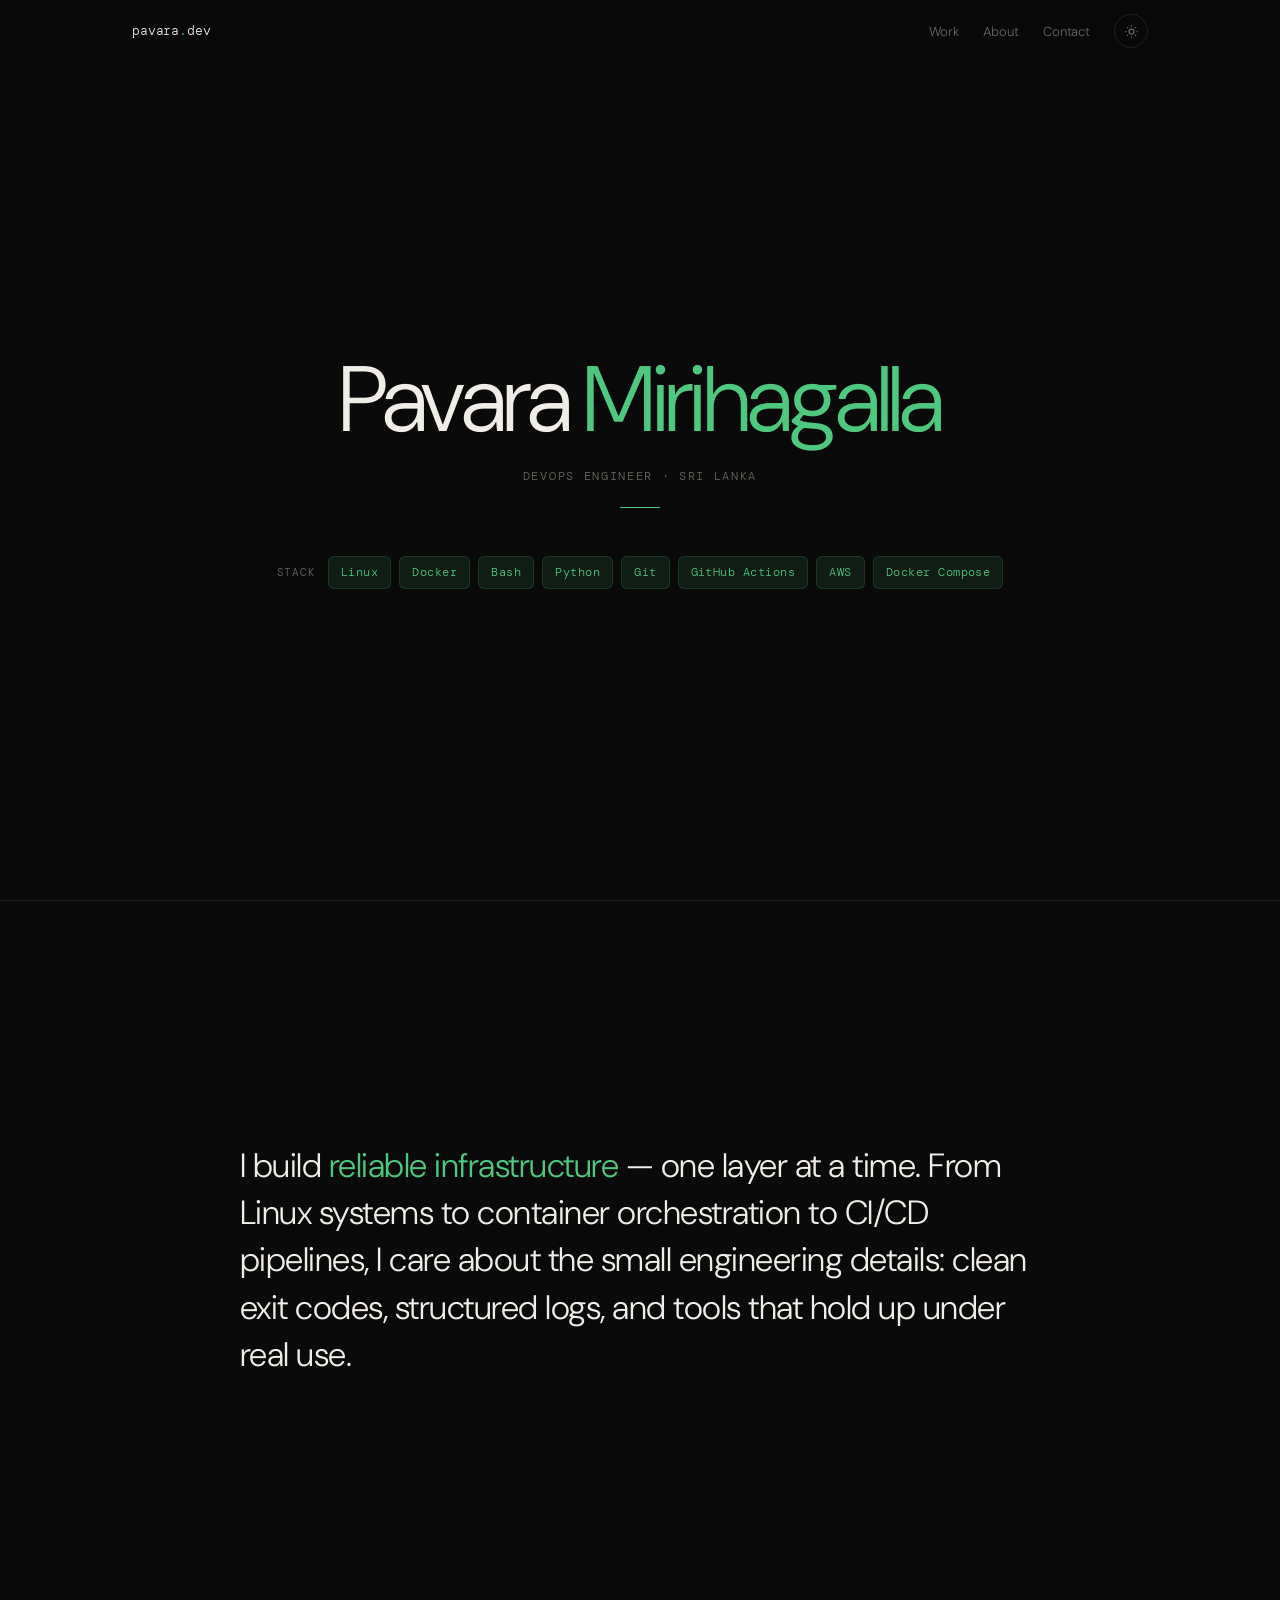
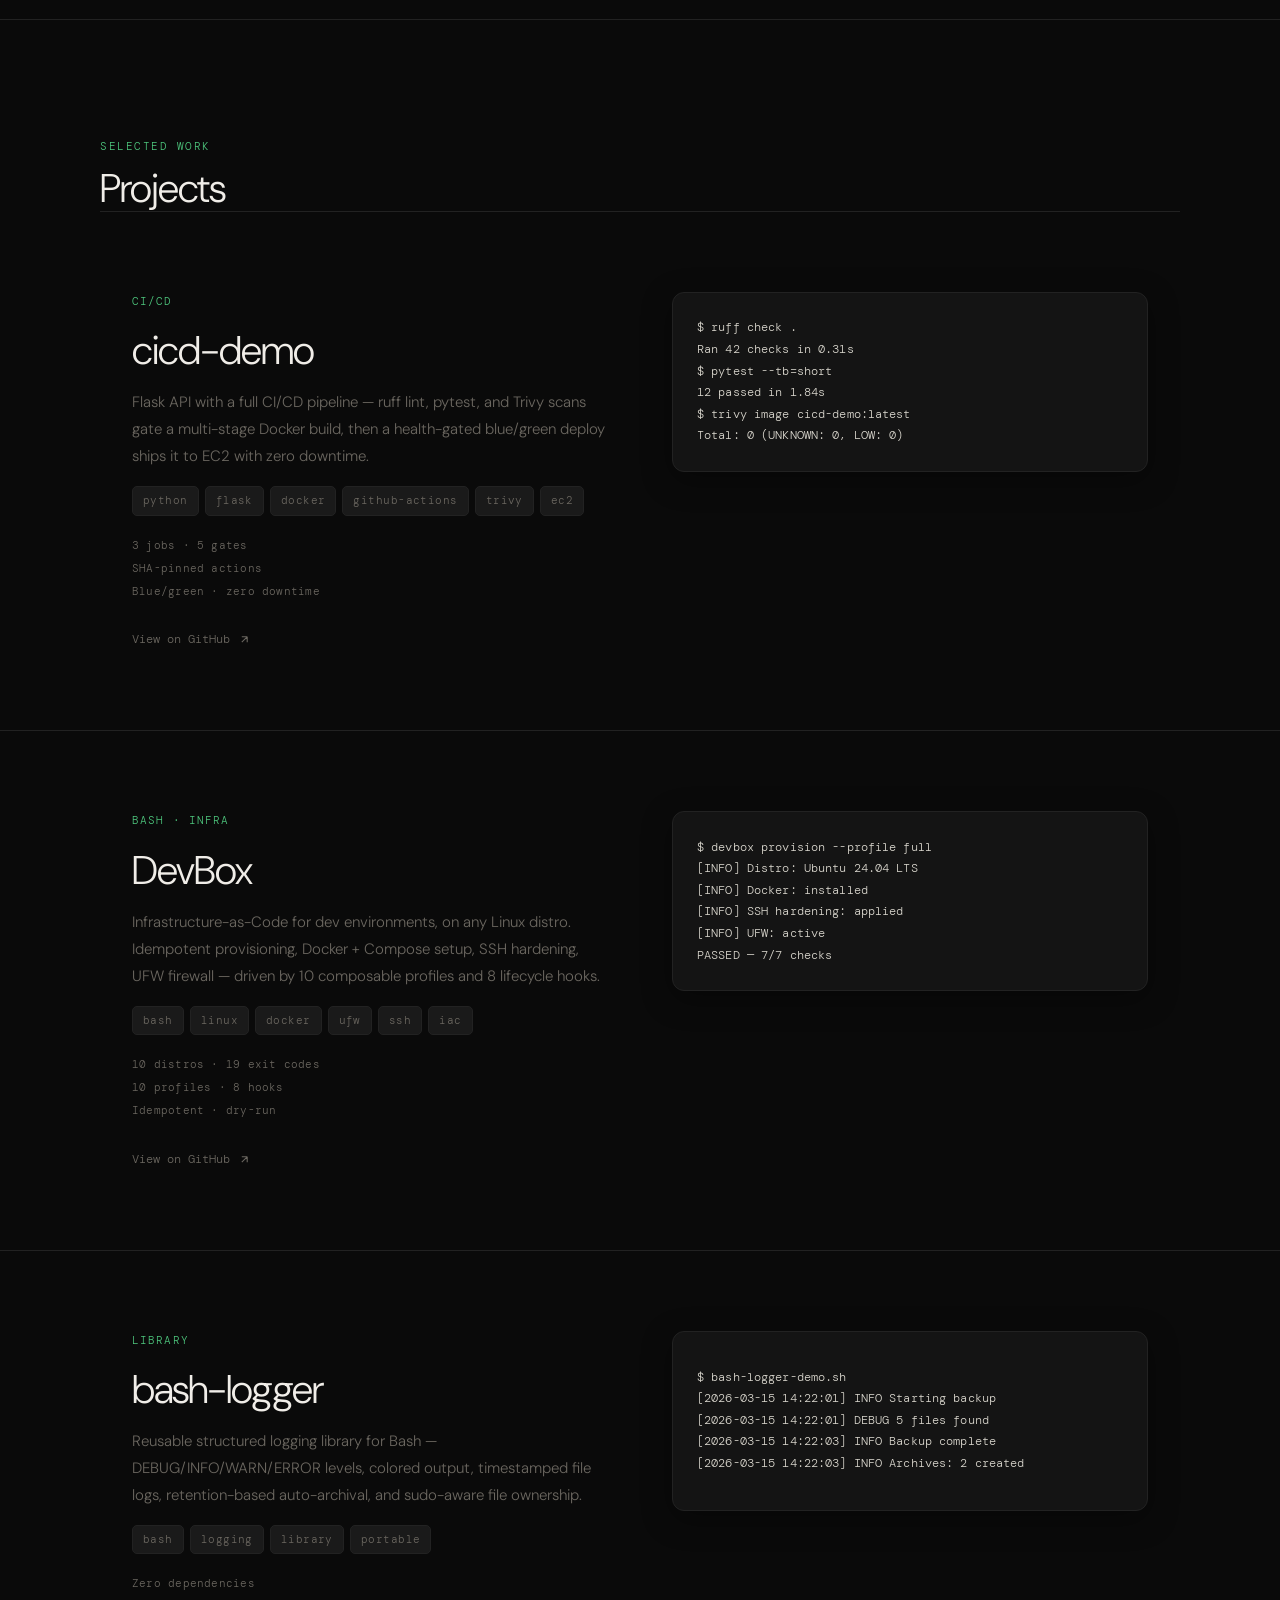
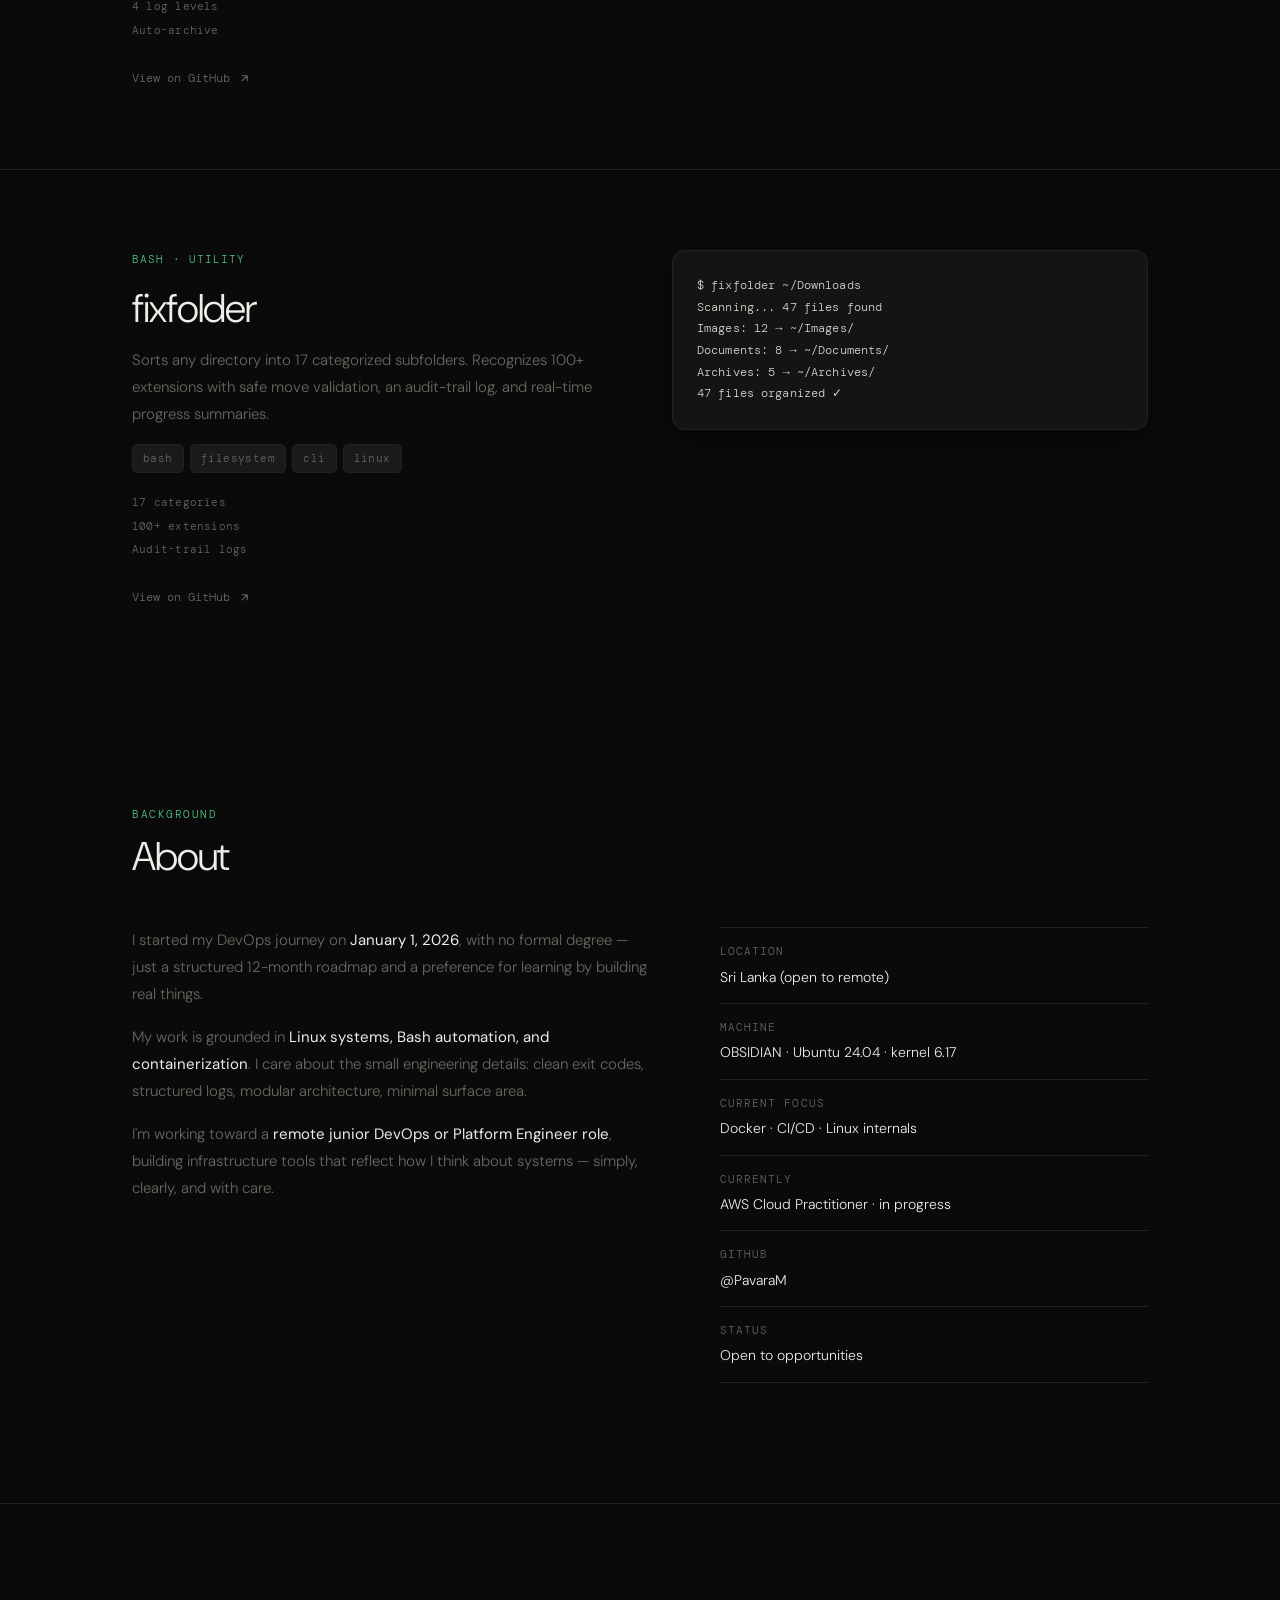
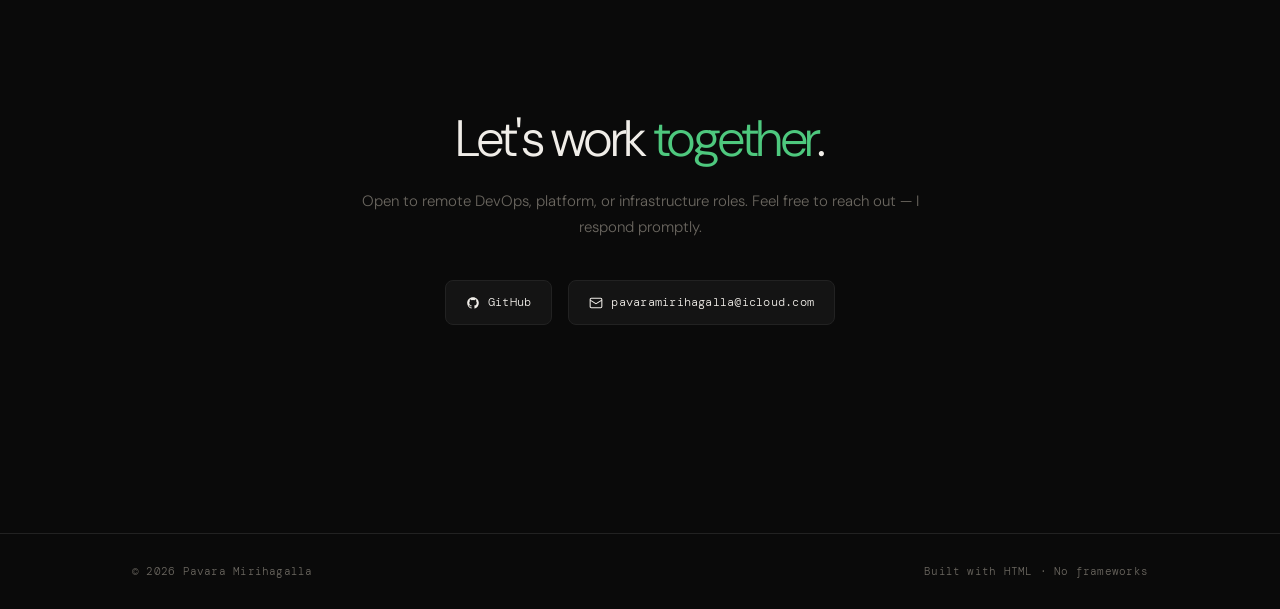
<file: index.html>
<!DOCTYPE html>
<html lang="en" data-theme="dark">
<head>
  <meta charset="UTF-8">
  <meta name="viewport" content="width=device-width, initial-scale=1.0">
  <title>Pavara Mirihagalla — DevOps Engineer</title>
  <meta name="description" content="Pavara Mirihagalla — self-taught DevOps engineer building reliable infrastructure, one layer at a time.">
  <link rel="preconnect" href="https://fonts.googleapis.com">
  <link href="https://fonts.googleapis.com/css2?family=DM+Mono:wght@300;400;500&family=DM+Sans:opsz,wght@9..40,300;9..40,400;9..40,500&display=swap" rel="stylesheet">
  <script>
    (function(){
      try {
        var t = localStorage.getItem("pv-theme");
        if (!t) t = "dark";
        document.documentElement.setAttribute("data-theme", t);
      } catch(e){}
    })();
  </script>
  <style>
    *, *::before, *::after { box-sizing: border-box; margin: 0; padding: 0; }

    :root {
      color-scheme: dark;
      --bg: #0a0a0a; --surface: #141414; --surface-2: #1a1a1a;
      --border: #222; --text: #f0ede8; --muted: #6b6760;
      --accent: #4ec87e; --accent-soft: rgba(78,200,126,.1);
      --term-bg: #0e0e0c; --term-text: #d8d5cc;
      --mono: 'DM Mono', monospace; --sans: 'DM Sans', sans-serif;
      --shadow: 0 8px 30px rgba(0,0,0,.35);
      --ease-out: cubic-bezier(0.16, 1, 0.3, 1);
      --ease-spring: cubic-bezier(0.34, 1.56, 0.64, 1);
      --t-fast: 100ms; --t-normal: 200ms; --t-slow: 520ms;
    }
    [data-theme="light"] {
      color-scheme: light;
      --bg: #f6f5f1; --surface: #ffffff; --surface-2: #faf9f6;
      --border: #e6e3db; --text: #1a1815; --muted: #837e75;
      --accent: #16a34a; --accent-soft: rgba(22,163,74,.08);
      --term-bg: #161512; --term-text: #d8d5cc;
      --shadow: 0 8px 30px rgba(26,24,21,.06);
    }

    html { scroll-behavior: smooth; }
    body {
      font-family: var(--sans); background: var(--bg); color: var(--text);
      font-size: 0.9375rem; font-weight: 300; line-height: 1.75;
      -webkit-font-smoothing: antialiased; font-optical-sizing: auto;
      transition: background var(--t-normal) var(--ease-out), color var(--t-normal) var(--ease-out);
    }
    ::selection { background: var(--accent); color: #fff; }
    a:focus-visible, button:focus-visible { outline: 2px solid var(--accent); outline-offset: 3px; border-radius: 4px; }
    .container { max-width: 1080px; margin: 0 auto; padding: 0 32px; }

    /* NAV */
    nav {
      position: fixed; top: 0; left: 0; right: 0; z-index: 100;
      background: rgba(10,10,10,.78); backdrop-filter: blur(24px) saturate(180%);
      -webkit-backdrop-filter: blur(24px) saturate(180%);
      border-bottom: 1px solid rgba(255,255,255,0); padding: 14px 0;
      transition: border-color var(--t-fast), box-shadow var(--t-fast), background var(--t-normal) var(--ease-out), backdrop-filter var(--t-normal) var(--ease-out);
    }
    [data-theme="light"] nav { background: rgba(246,245,241,.82); }
    nav.scrolled {
      border-bottom-color: rgba(255,255,255,0.07);
      box-shadow: 0 1px 0 rgba(255,255,255,0.04), 0 8px 32px rgba(0,0,0,.18);
    }
    [data-theme="light"] nav.scrolled {
      border-bottom-color: rgba(0,0,0,0.07);
      box-shadow: 0 1px 0 rgba(0,0,0,0.03), 0 8px 24px rgba(0,0,0,.06);
    }
    .nav-inner { display: flex; align-items: center; justify-content: space-between; gap: 20px; }
    .nav-logo { font-family: var(--mono); font-size: 0.8125rem; letter-spacing: -0.01em; color: var(--text); text-decoration: none; }
    .nav-logo span { color: var(--accent); }
    .nav-right { display: flex; align-items: center; gap: 24px; }
    .nav-links { display: flex; gap: 24px; list-style: none; }
    .nav-links a { font-size: 0.8125rem; letter-spacing: -0.01em; color: var(--muted); text-decoration: none; transition: color var(--t-fast); position: relative; }
    .nav-links a:hover { color: var(--text); }
    .nav-links a.active { color: var(--text); }
    .nav-links a.active::after { content: ''; position: absolute; left: 0; right: 0; bottom: -18px; height: 2px; background: var(--accent); border-radius: 2px; }
    #theme-toggle {
      display: inline-flex; align-items: center; justify-content: center;
      width: 34px; height: 34px; border: 1px solid var(--border); border-radius: 50%;
      background: transparent; color: var(--muted); cursor: pointer;
      transition: color var(--t-fast), border-color var(--t-fast), transform 80ms var(--ease-out), background var(--t-fast);
    }
    #theme-toggle:hover { color: var(--text); border-color: color-mix(in srgb, var(--border) 60%, var(--text)); }
    #theme-toggle:active { transform: scale(0.86); transition-duration: 60ms; }
    #theme-toggle svg { width: 15px; height: 15px; transition: transform var(--t-normal) var(--ease-out); }
    [data-theme="light"] .icon-moon { display: block; }
    [data-theme="light"] .icon-sun { display: none; }
    [data-theme="dark"] .icon-moon { display: none; }
    [data-theme="dark"] .icon-sun { display: block; }

    /* OPENING */
    .opening {
      min-height: 100vh; display: flex; align-items: center; justify-content: center;
      padding: 120px 0 80px; text-align: center;
    }
    .opening-inner { max-width: 820px; }
    .opening-name {
      font-size: clamp(3.2rem, 7.5vw, 5.8rem); font-weight: 300;
      line-height: 1.05; letter-spacing: -0.04em; margin-bottom: 20px;
    }
    .opening-name em { font-style: normal; color: var(--accent); }
    .opening-role {
      font-family: var(--mono); font-size: 0.75rem; letter-spacing: 0.14em;
      text-transform: uppercase; color: var(--muted); margin-bottom: 48px; line-height: 1.2;
    }
    .opening-role::after {
      content: ''; display: block; width: 40px; height: 1px;
      background: var(--accent); margin: 24px auto 0;
    }

    /* STATEMENT */
    .statement {
      min-height: 80vh; display: flex; align-items: center; justify-content: center;
      padding: 100px 0; border-top: 1px solid var(--border);
      border-bottom: 1px solid var(--border);
    }
    .statement-text {
      font-size: clamp(1.35rem, 2.8vw, 2.1rem); font-weight: 300;
      line-height: 1.4; letter-spacing: -0.015em; max-width: 800px;
    }
    .statement-text em { font-style: normal; color: var(--accent); }

    /* SECTIONS */
    section { scroll-margin-top: 60px; }
    .section-pad { padding: 120px 0; }
    .section-pad + .section-pad { border-top: 1px solid var(--border); }
    .section-label {
      font-family: var(--mono); font-size: 0.6875rem; color: var(--accent);
      letter-spacing: 0.14em; text-transform: uppercase; margin-bottom: 12px; line-height: 1.2;
    }
    h2 {
      font-size: clamp(1.75rem, 3.5vw, 2.5rem); font-weight: 300;
      letter-spacing: -0.025em; line-height: 1.15; margin-bottom: 48px;
    }

    /* WORK — section header is an intro plate, not a peer entry */
    #work > .container { padding-bottom: 0; border-bottom: 1px solid var(--border); }
    #work > .container h2 { margin-bottom: 0; }
    #projects-container .project:first-child { border-top: none; }

    /* STACK */
    .stack-row { display: flex; align-items: center; gap: 12px; flex-wrap: wrap; margin-top: 48px; }
    .stack-label { font-family: var(--mono); font-size: 0.6875rem; color: var(--muted); letter-spacing: 0.08em; text-transform: uppercase; }
    .stack-pills { display: flex; flex-wrap: wrap; gap: 8px; justify-content: center; }
    .stack-pill {
      font-family: var(--mono); font-size: 0.75rem; background: var(--accent-soft);
      color: var(--accent); padding: 5px 12px; border-radius: 6px;
      border: 1px solid rgba(78,200,126,.15); letter-spacing: 0.04em;
      transition: background var(--t-fast), border-color var(--t-fast), transform 80ms var(--ease-out);
    }
    .stack-pill:hover { background: rgba(78,200,126,.16); border-color: rgba(78,200,126,.28); }
    [data-theme="light"] .stack-pill { border-color: rgba(22,163,74,.15); }
    [data-theme="light"] .stack-pill:hover { background: rgba(22,163,74,.13); border-color: rgba(22,163,74,.28); }

    /* PROJECTS */
    .project { padding: 80px 0; border-top: 1px solid var(--border); }
    .project-inner { display: grid; grid-template-columns: 1fr 1fr; gap: 64px; align-items: start; }
    @media (max-width: 760px) { .project-inner { grid-template-columns: 1fr; gap: 36px; } }
    .project-meta { display: flex; flex-direction: column; gap: 16px; }
    .project-name {
      font-size: clamp(1.75rem, 3.5vw, 2.5rem); font-weight: 300;
      letter-spacing: -0.025em; line-height: 1.15;
    }
    .project-type {
      font-family: var(--mono); font-size: 0.6875rem; color: var(--accent);
      letter-spacing: 0.1em; text-transform: uppercase;
    }
    .project-desc { font-size: 0.9375rem; color: var(--muted); line-height: 1.8; }
    .project-tags { display: flex; flex-wrap: wrap; gap: 6px; }
    .tag {
      font-family: var(--mono); font-size: 0.6875rem; color: var(--muted);
      background: var(--surface-2); border: 1px solid var(--border);
      padding: 4px 10px; border-radius: 5px; letter-spacing: 0.04em;
    }
    .project-stats {
      font-family: var(--mono); font-size: 0.6875rem; color: var(--muted);
      display: flex; flex-direction: column; gap: 4px; margin-top: 4px;
      letter-spacing: 0.02em;
    }
    .project-link {
      display: inline-flex; align-items: center; gap: 8px;
      font-family: var(--mono); font-size: 0.75rem; color: var(--muted);
      text-decoration: none; margin-top: 12px;
      transition: color var(--t-fast), transform 80ms var(--ease-out);
    }
    .project-link:hover { color: var(--accent); }
    .project-link:active { transform: scale(0.96); }
    .project-link svg { transition: transform var(--t-normal) var(--ease-out); }
    @media (hover: hover) and (pointer: fine) {
      .project-link:hover svg { transform: translate(2px, -2px); }
    }
    .project-preview {
      background: var(--surface); border: 1px solid var(--border); border-radius: 12px;
      padding: 24px; box-shadow: var(--shadow); font-family: var(--mono);
      font-size: 0.75rem; line-height: 1.8; color: var(--muted);
      min-height: 180px; display: flex; flex-direction: column; justify-content: center;
      /* only animate compositor-friendly properties: transform + opacity */
      transition: border-color var(--t-normal) var(--ease-out), transform var(--t-normal) var(--ease-out);
    }
    @media (hover: hover) and (pointer: fine) {
      .project-preview:hover {
        border-color: rgba(78,200,126,.3);
        transform: translateY(-2px);
      }
      [data-theme="light"] .project-preview:hover { border-color: rgba(22,163,74,.35); }
    }
    .project-preview .cmd { color: var(--term-text); letter-spacing: 0.01em; }
    .project-preview .ok { color: var(--accent); }

    /* ABOUT */
    .about-grid { display: grid; grid-template-columns: 1.1fr .9fr; gap: 64px; align-items: start; }
    @media (max-width: 760px) { .about-grid { grid-template-columns: 1fr; gap: 40px; } }
    .about-text p { font-size: 0.9375rem; color: var(--muted); line-height: 1.8; margin-bottom: 16px; }
    .about-text strong { color: var(--text); font-weight: 400; }
    .fact-list { list-style: none; }
    .fact-item { display: flex; flex-direction: column; padding: 14px 0; border-bottom: 1px solid var(--border); }
    .fact-item:first-child { border-top: 1px solid var(--border); }
    .fact-key { font-family: var(--mono); font-size: 0.6875rem; color: var(--muted); letter-spacing: 0.1em; text-transform: uppercase; margin-bottom: 3px; }
    .fact-val { font-size: 0.875rem; color: var(--text); }

    /* CONTACT */
    .contact {
      min-height: 70vh; display: flex; align-items: center;
      border-top: 1px solid var(--border);
    }
    .contact-inner { text-align: center; max-width: 560px; margin: 0 auto; }
    .contact-title {
      font-size: clamp(2rem, 5vw, 3.2rem); font-weight: 300;
      letter-spacing: -0.03em; line-height: 1.1; margin-bottom: 20px;
    }
    .contact-title span { color: var(--accent); }
    .contact-sub { font-size: 0.9375rem; color: var(--muted); margin-bottom: 40px; line-height: 1.75; }
    .contact-links { display: flex; gap: 16px; justify-content: center; flex-wrap: wrap; }
    .contact-link {
      display: inline-flex; align-items: center; gap: 8px;
      padding: 11px 20px; border-radius: 8px; font-family: var(--mono);
      font-size: 0.75rem; letter-spacing: 0.02em; color: var(--text); text-decoration: none;
      border: 1px solid var(--border); background: var(--surface);
      /* explicit per-property transitions so :active duration override targets all of them */
      transition:
        border-color var(--t-fast) var(--ease-out),
        box-shadow var(--t-fast) var(--ease-out),
        transform 80ms var(--ease-out),
        opacity var(--t-fast) var(--ease-out);
    }
    .contact-link:active { transform: scale(0.95); transition-duration: 60ms; }
    @media (hover: hover) and (pointer: fine) {
      .contact-link:hover { border-color: var(--accent); box-shadow: 0 0 0 1px rgba(78,200,126,.12); opacity: .9; transform: translateY(-1px); }
      [data-theme="light"] .contact-link:hover { box-shadow: 0 0 0 1px rgba(22,163,74,.12); }
    }

    /* FOOTER */
    footer { padding: 28px 0; border-top: 1px solid var(--border); }
    .footer-inner { display: flex; justify-content: space-between; gap: 12px; flex-wrap: wrap; font-family: var(--mono); font-size: 0.6875rem; color: var(--muted); letter-spacing: 0.02em; }

    /* SCROLL TO TOP */
    #to-top {
      position: fixed; bottom: 26px; right: 26px; z-index: 200;
      width: 42px; height: 42px; display: flex; align-items: center; justify-content: center;
      background: var(--text); color: var(--bg); border: none; border-radius: 50%;
      cursor: pointer; opacity: 0; visibility: hidden; transform: translateY(10px) scale(0.9);
      transition: opacity var(--t-normal) var(--ease-out), transform var(--t-normal) var(--ease-out), visibility var(--t-normal);
      box-shadow: 0 6px 20px rgba(0,0,0,.24);
    }
    #to-top.visible { opacity: 1; visibility: visible; transform: translateY(0) scale(1); }
    #to-top:active { transform: scale(0.88) !important; transition-duration: 60ms !important; }
    @media (hover: hover) and (pointer: fine) { #to-top:hover { opacity: .85; } }

    /* REVEAL */
    .js .reveal { opacity: 0; transform: translateY(20px); transition: opacity var(--t-slow) var(--ease-out), transform var(--t-slow) var(--ease-out); }
    .js .reveal.is-visible { opacity: 1; transform: none; }
    /* will-change only while the animation is in progress, not permanently */
    .js .reveal:not(.is-visible) { will-change: opacity, transform; }

    /* ACCESSIBILITY */
    @media (prefers-reduced-motion: reduce) {
      html { scroll-behavior: auto; }
      /* surgical: kill transforms/slides/springs but keep color & opacity fades that aid comprehension */
      *, *::before, *::after { animation-duration: .01ms !important; animation-iteration-count: 1 !important; }
      .reveal { opacity: 1 !important; transform: none !important; transition: none !important; }
      .term-cursor { animation: none !important; opacity: 1 !important; }
      /* kill layout-moving transitions only */
      #to-top, .project-preview, .contact-link, .stack-pill, #theme-toggle { transform: none !important; transition: color var(--t-fast), border-color var(--t-fast), opacity var(--t-fast) !important; }
    }
    @media (prefers-reduced-transparency: reduce) {
      nav { background: var(--bg); backdrop-filter: none; -webkit-backdrop-filter: none; }
    }
    @media (prefers-contrast: more) {
      :root { --border: #999; --muted: #aaa; }
    }
  </style>
  <script>document.documentElement.classList.add('js');</script>
  <noscript><style>.reveal { opacity: 1 !important; transform: none !important; }</style></noscript>
</head>
<body>

<!-- NAV -->
<nav id="nav">
  <div class="container nav-inner">
    <a class="nav-logo" href="#">pavara<span>.</span>dev</a>
    <div class="nav-right">
      <ul class="nav-links">
        <li><a href="#work">Work</a></li>
        <li><a href="#about">About</a></li>
        <li><a href="#contact">Contact</a></li>
      </ul>
      <button id="theme-toggle" aria-label="Toggle dark mode">
        <svg class="icon-moon" viewBox="0 0 24 24" fill="none" stroke="currentColor" stroke-width="2"><path d="M21 12.79A9 9 0 1 1 11.21 3 7 7 0 0 0 21 12.79z"/></svg>
        <svg class="icon-sun" viewBox="0 0 24 24" fill="none" stroke="currentColor" stroke-width="2"><circle cx="12" cy="12" r="4"/><path d="M12 2v2m0 16v2M4.93 4.93l1.41 1.41m11.32 11.32 1.41 1.41M2 12h2m16 0h2M4.93 19.07l1.41-1.41M17.66 6.34l1.41-1.41"/></svg>
      </button>
    </div>
  </div>
</nav>

<!-- OPENING -->
<section class="opening" id="top">
  <div class="opening-inner reveal">
    <h1 class="opening-name">Pavara <em>Mirihagalla</em></h1>
    <p class="opening-role">DevOps Engineer &middot; Sri Lanka</p>
    <div class="stack-row" style="justify-content:center">
      <span class="stack-label">Stack</span>
      <div class="stack-pills" id="stack-pills"></div>
    </div>
  </div>
</section>

<!-- STATEMENT -->
    <section class="statement" id="statement">
      <div class="container">
        <p class="statement-text reveal">
          I build <em>reliable infrastructure</em> — one layer at a time. From Linux systems to container orchestration to CI/CD pipelines, I care about the small engineering details: clean exit codes, structured logs, and tools that hold up under real use.
        </p>
      </div>
    </section>

    <!-- WORK -->
<section id="work">
  <div class="container section-pad">
    <p class="section-label reveal">Selected Work</p>
    <h2 class="reveal">Projects</h2>
  </div>
  <div id="projects-container"></div>
</section>

<!-- ABOUT -->
<section class="section-pad" id="about">
  <div class="container">
    <p class="section-label reveal">Background</p>
    <h2 class="reveal">About</h2>
    <div class="about-grid">
      <div class="about-text reveal">
        <p>I started my DevOps journey on <strong>January 1, 2026</strong>, with no formal degree — just a structured 12-month roadmap and a preference for learning by building real things.</p>
        <p>My work is grounded in <strong>Linux systems, Bash automation, and containerization</strong>. I care about the small engineering details: clean exit codes, structured logs, modular architecture, minimal surface area.</p>
        <p>I'm working toward a <strong>remote junior DevOps or Platform Engineer role</strong>, building infrastructure tools that reflect how I think about systems — simply, clearly, and with care.</p>
      </div>
      <ul class="fact-list reveal" style="transition-delay:.1s">
        <li class="fact-item"><span class="fact-key">Location</span><span class="fact-val">Sri Lanka (open to remote)</span></li>
        <li class="fact-item"><span class="fact-key">Machine</span><span class="fact-val">OBSIDIAN · Ubuntu 24.04 · kernel 6.17</span></li>
        <li class="fact-item"><span class="fact-key">Current focus</span><span class="fact-val">Docker · CI/CD · Linux internals</span></li>
        <li class="fact-item"><span class="fact-key">Currently</span><span class="fact-val">AWS Cloud Practitioner · in progress</span></li>
        <li class="fact-item"><span class="fact-key">GitHub</span><span class="fact-val">@PavaraM</span></li>
        <li class="fact-item"><span class="fact-key">Status</span><span class="fact-val">Open to opportunities</span></li>
      </ul>
    </div>
  </div>
</section>

<!-- CONTACT -->
<section class="contact" id="contact">
  <div class="container">
    <div class="contact-inner reveal">
      <h2 class="contact-title">Let's work <span>together</span>.</h2>
      <p class="contact-sub">Open to remote DevOps, platform, or infrastructure roles. Feel free to reach out — I respond promptly.</p>
      <div class="contact-links">
        <a href="https://github.com/PavaraM" target="_blank" rel="noopener" class="contact-link">
          <svg width="14" height="14" viewBox="0 0 24 24" fill="currentColor"><path d="M12 2C6.477 2 2 6.477 2 12c0 4.418 2.865 8.167 6.839 9.49.5.09.682-.218.682-.484 0-.236-.009-.866-.013-1.7-2.782.603-3.369-1.342-3.369-1.342-.454-1.155-1.11-1.463-1.11-1.463-.908-.62.069-.608.069-.608 1.003.07 1.532 1.03 1.532 1.03.891 1.529 2.341 1.088 2.91.832.091-.646.349-1.086.635-1.337-2.22-.253-4.555-1.11-4.555-4.943 0-1.091.39-1.984 1.03-2.682-.103-.254-.447-1.27.098-2.646 0 0 .84-.269 2.75 1.026A9.578 9.578 0 0 1 12 6.836a9.59 9.59 0 0 1 2.504.337c1.909-1.295 2.748-1.026 2.748-1.026.546 1.376.202 2.392.1 2.646.641.698 1.028 1.59 1.028 2.682 0 3.841-2.337 4.687-4.565 4.935.359.309.678.919.678 1.852 0 1.337-.012 2.415-.012 2.743 0 .269.18.579.688.481C19.138 20.163 22 16.418 22 12c0-5.523-4.477-10-10-10z"/></svg>
          GitHub
        </a>
        <a href="mailto:pavaramirihagalla@icloud.com" class="contact-link">
          <svg width="14" height="14" viewBox="0 0 24 24" fill="none" stroke="currentColor" stroke-width="1.8"><rect x="2" y="4" width="20" height="16" rx="2"/><path d="m22 7-8.97 5.7a1.94 1.94 0 0 1-2.06 0L2 7"/></svg>
          pavaramirihagalla@icloud.com
        </a>
      </div>
    </div>
  </div>
</section>

<!-- FOOTER -->
<footer>
  <div class="container footer-inner">
    <span>&copy; <span id="year">2026</span> Pavara Mirihagalla</span>
    <span>Built with HTML &middot; No frameworks</span>
  </div>
</footer>

<button id="to-top" aria-label="Scroll to top">
  <svg width="16" height="16" viewBox="0 0 24 24" fill="none" stroke="currentColor" stroke-width="2.2"><path d="m18 15-6-6-6 6"/></svg>
</button>

<script>
(function(){
  'use strict';

  var PROJECTS = [
    {
      name: 'cicd-demo', type: 'ci/cd',
      desc: 'Flask API with a full CI/CD pipeline \u2014 ruff lint, pytest, and Trivy scans gate a multi-stage Docker build, then a health-gated blue/green deploy ships it to EC2 with zero downtime.',
      tags: ['python','flask','docker','github-actions','trivy','ec2'],
      stats: ['3 jobs \u00b7 5 gates','SHA-pinned actions','Blue/green \u00b7 zero downtime'],
      url: 'https://github.com/PavaraM/cicd-demo',
      preview: ['$ ruff check .','Ran 42 checks in 0.31s','','$ pytest --tb=short','12 passed in 1.84s','','$ trivy image cicd-demo:latest','Total: 0 (UNKNOWN: 0, LOW: 0)']
    },
    {
      name: 'DevBox', type: 'bash \u00b7 infra',
      desc: 'Infrastructure-as-Code for dev environments, on any Linux distro. Idempotent provisioning, Docker + Compose setup, SSH hardening, UFW firewall \u2014 driven by 10 composable profiles and 8 lifecycle hooks.',
      tags: ['bash','linux','docker','ufw','ssh','iac'],
      stats: ['10 distros \u00b7 19 exit codes','10 profiles \u00b7 8 hooks','Idempotent \u00b7 dry-run'],
      url: 'https://github.com/PavaraM/devbox',
      preview: ['$ devbox provision --profile full','[INFO] Distro: Ubuntu 24.04 LTS','[INFO] Docker: installed','[INFO] SSH hardening: applied','[INFO] UFW: active','PASSED \u2014 7/7 checks']
    },
    {
      name: 'bash-logger', type: 'library',
      desc: 'Reusable structured logging library for Bash \u2014 DEBUG/INFO/WARN/ERROR levels, colored output, timestamped file logs, retention-based auto-archival, and sudo-aware file ownership.',
      tags: ['bash','logging','library','portable'],
      stats: ['Zero dependencies','4 log levels','Auto-archive'],
      url: 'https://github.com/PavaraM/bash-logger',
      preview: ['$ bash-logger-demo.sh','[2026-03-15 14:22:01] INFO  Starting backup','[2026-03-15 14:22:01] DEBUG 5 files found','[2026-03-15 14:22:03] INFO  Backup complete','[2026-03-15 14:22:03] INFO  Archives: 2 created']
    },
    {
      name: 'fixfolder', type: 'bash \u00b7 utility',
      desc: 'Sorts any directory into 17 categorized subfolders. Recognizes 100+ extensions with safe move validation, an audit-trail log, and real-time progress summaries.',
      tags: ['bash','filesystem','cli','linux'],
      stats: ['17 categories','100+ extensions','Audit-trail logs'],
      url: 'https://github.com/PavaraM/Smart-File-Organizer',
      preview: ['$ fixfolder ~/Downloads','Scanning... 47 files found','Images:    12 \u2192 ~/Images/','Documents:  8 \u2192 ~/Documents/','Archives:   5 \u2192 ~/Archives/','47 files organized \u2713']
    }
  ];

  var SKILLS = ['Linux','Docker','Bash','Python','Git','GitHub Actions','AWS','Docker Compose'];


  function esc(s) { return String(s).replace(/&/g,'&amp;').replace(/</g,'&lt;').replace(/>/g,'&gt;').replace(/"/g,'&quot;'); }

  // Render stack pills
  document.getElementById('stack-pills').innerHTML = SKILLS.map(function(s){ return '<span class="stack-pill">'+esc(s)+'</span>'; }).join('');

  // Render projects
  document.getElementById('projects-container').innerHTML = PROJECTS.map(function(p, i){
    var html = '<div class="project reveal" style="transition-delay:'+i*80+'ms"><div class="container"><div class="project-inner">';
    html += '<div class="project-meta">';
    html += '<p class="project-type">'+esc(p.type)+'</p>';
    html += '<h3 class="project-name">'+esc(p.name)+'</h3>';
    html += '<p class="project-desc">'+esc(p.desc)+'</p>';
    html += '<div class="project-tags">'+p.tags.map(function(t){ return '<span class="tag">'+esc(t)+'</span>'; }).join('')+'</div>';
    html += '<div class="project-stats">'+p.stats.map(function(s){ return '<span>'+esc(s)+'</span>'; }).join('')+'</div>';
    html += '<a href="'+esc(p.url)+'" target="_blank" rel="noopener" class="project-link">View on GitHub <svg width="13" height="13" viewBox="0 0 24 24" fill="none" stroke="currentColor" stroke-width="2"><path d="M7 17L17 7M17 7H7M17 7v10"/></svg></a>';
    html += '</div>';
    html += '<div class="project-preview"><div class="cmd">';
    html += p.preview.map(function(line){ return '<div>'+esc(line)+'</div>'; }).join('');
    html += '</div></div>';
    html += '</div></div></div>';
    return html;
  }).join('');

  document.getElementById('year').textContent = new Date().getFullYear();

  // Theme toggle
  var root = document.documentElement;
  document.getElementById('theme-toggle').addEventListener('click', function(){
    var next = root.getAttribute('data-theme') === 'dark' ? 'light' : 'dark';
    root.setAttribute('data-theme', next);
    try { localStorage.setItem('pv-theme', next); } catch(e){}
  });

  // Scroll handling
  var nav = document.getElementById('nav');
  var toTop = document.getElementById('to-top');
  var sections = document.querySelectorAll('section[id]');
  var navLinks = document.querySelectorAll('.nav-links a');
  var ticking = false;

  function onScroll() {
    nav.classList.toggle('scrolled', window.scrollY > 4);
    toTop.classList.toggle('visible', window.scrollY > 600);
    var y = window.scrollY + 140;
    var current = '';
    sections.forEach(function(s){ if (s.offsetTop <= y) current = s.id; });
    navLinks.forEach(function(a){ a.classList.toggle('active', a.getAttribute('href') === '#' + current); });
  }

  window.addEventListener('scroll', function(){
    if (ticking) return;
    ticking = true;
    requestAnimationFrame(function(){ onScroll(); ticking = false; });
  });
  onScroll();

  toTop.addEventListener('click', function(){
    var reducedMotion = window.matchMedia('(prefers-reduced-motion: reduce)').matches;
    window.scrollTo({ top: 0, behavior: reducedMotion ? 'auto' : 'smooth' });
  });

  // IntersectionObserver for reveals
  var prefersReducedMotion = window.matchMedia('(prefers-reduced-motion: reduce)').matches;
  if (!prefersReducedMotion && 'IntersectionObserver' in window) {
    var revealIO = new IntersectionObserver(function(entries){
      entries.forEach(function(e){
        if (e.isIntersecting) {
          e.target.classList.add('is-visible');
          revealIO.unobserve(e.target);
          if (e.target.closest('#terminal') || e.target.id === 'terminal') {
            startTerminal();
          }
        }
      });
    }, { threshold: 0.12 });
    document.querySelectorAll('.reveal').forEach(function(el){ revealIO.observe(el); });
  } else {
    document.querySelectorAll('.reveal').forEach(function(el){ el.classList.add('is-visible'); });
    startTerminal();
  }

})();
</script>
</body>
</html>
</file>
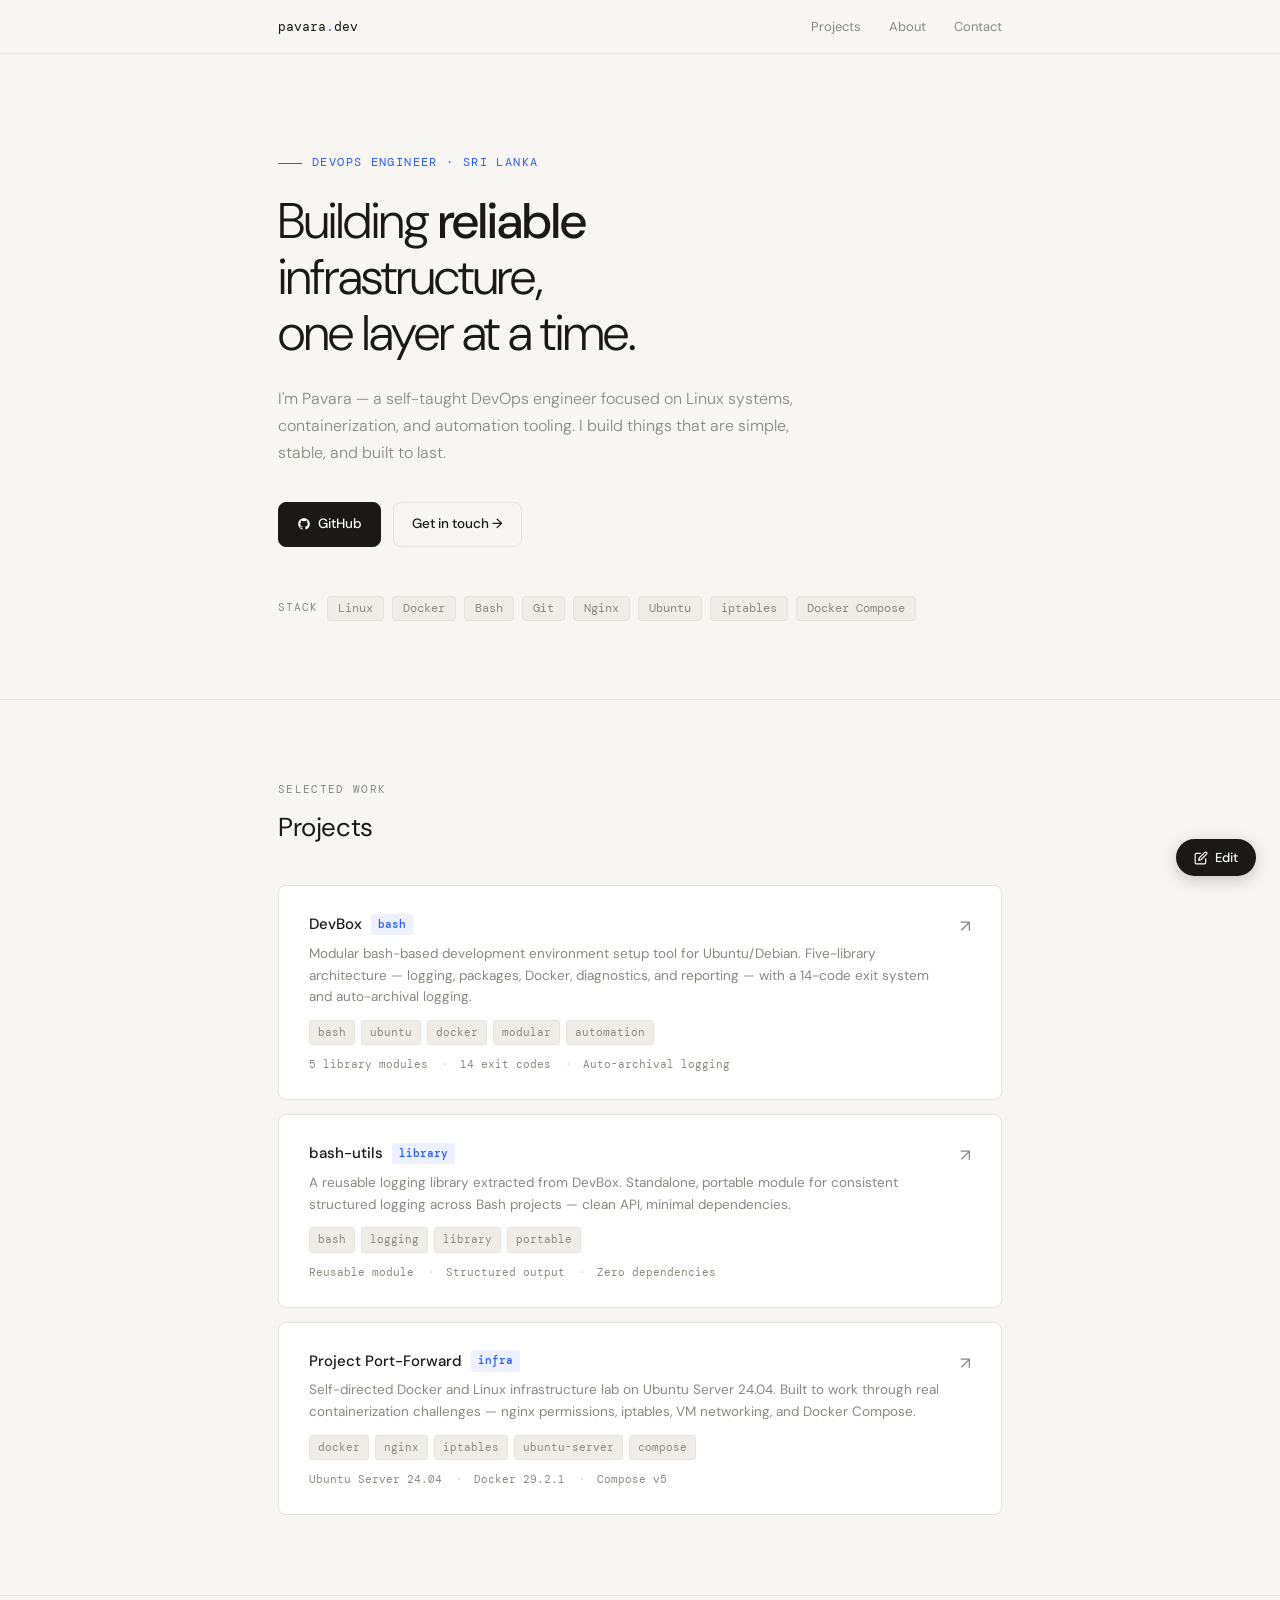
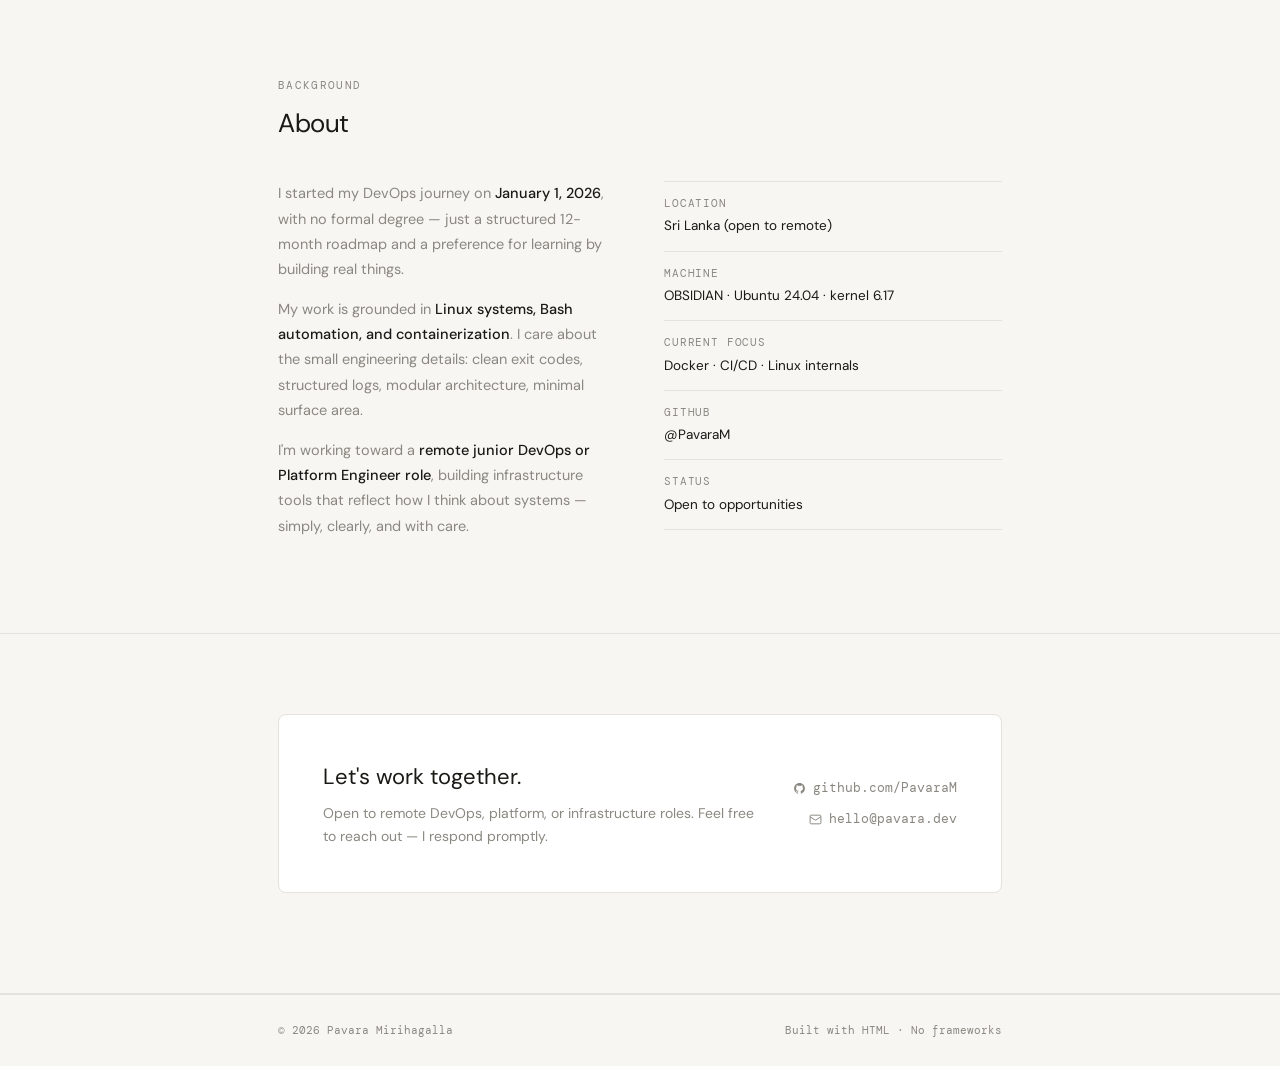
<file: src/index.html>
<!DOCTYPE html>
<html lang="en">
<head>
  <meta charset="UTF-8" />
  <meta name="viewport" content="width=device-width, initial-scale=1.0" />
  <title>Pavara Mirihagalla — DevOps Engineer</title>
  <link rel="preconnect" href="https://fonts.googleapis.com">
  <link href="https://fonts.googleapis.com/css2?family=DM+Mono:wght@300;400;500&family=DM+Sans:opsz,wght@9..40,300;9..40,400;9..40,500&display=swap" rel="stylesheet">
  <style>
    *, *::before, *::after { box-sizing: border-box; margin: 0; padding: 0; }
    :root {
      --bg: #f7f6f3; --surface: #fff; --border: #e4e2dc;
      --text: #1a1916; --muted: #8a8880; --accent: #2a5cff;
      --accent-soft: #edf0ff; --tag-bg: #f0ede8;
      --mono: 'DM Mono', monospace; --sans: 'DM Sans', sans-serif;
      --r: 8px; --max: 780px;
    }
    html { scroll-behavior: smooth; }
    body { font-family: var(--sans); background: var(--bg); color: var(--text); font-size: 15px; line-height: 1.65; -webkit-font-smoothing: antialiased; }
    .container { max-width: var(--max); margin: 0 auto; padding: 0 28px; }

    /* NAV */
    nav { position: sticky; top: 0; z-index: 100; background: rgba(247,246,243,0.92); backdrop-filter: blur(12px); border-bottom: 1px solid var(--border); padding: 14px 0; }
    .nav-inner { display: flex; align-items: center; justify-content: space-between; }
    .nav-logo { font-family: var(--mono); font-size: 13px; color: var(--text); text-decoration: none; }
    .nav-logo span { color: var(--accent); }
    .nav-links { display: flex; gap: 28px; list-style: none; }
    .nav-links a { font-size: 13px; color: var(--muted); text-decoration: none; transition: color .15s; }
    .nav-links a:hover { color: var(--text); }

    /* HERO */
    #hero { padding: 100px 0 80px; border-bottom: 1px solid var(--border); }
    .eyebrow { font-family: var(--mono); font-size: 11.5px; color: var(--accent); letter-spacing: .12em; text-transform: uppercase; margin-bottom: 20px; display: flex; align-items: center; gap: 10px; }
    .eyebrow::before { content: ''; display: inline-block; width: 24px; height: 1px; background: var(--accent); }
    h1 { font-size: clamp(34px, 5.5vw, 50px); font-weight: 300; line-height: 1.12; letter-spacing: -.02em; margin-bottom: 24px; }
    h1 em { font-style: normal; font-weight: 500; }
    .hero-desc { font-size: 16px; color: var(--muted); font-weight: 300; max-width: 520px; line-height: 1.7; margin-bottom: 36px; }
    .hero-actions { display: flex; gap: 12px; flex-wrap: wrap; margin-bottom: 48px; }
    .btn { display: inline-flex; align-items: center; gap: 7px; padding: 10px 18px; border-radius: var(--r); font-size: 13.5px; font-weight: 500; font-family: var(--sans); text-decoration: none; border: 1.5px solid transparent; transition: all .15s; cursor: pointer; }
    .btn-primary { background: var(--text); color: #fff; border-color: var(--text); }
    .btn-primary:hover { background: #2d2b27; }
    .btn-ghost { background: transparent; color: var(--text); border-color: var(--border); }
    .btn-ghost:hover { border-color: #c0bdb5; background: var(--surface); }
    .stack-row { display: flex; align-items: center; gap: 10px; flex-wrap: wrap; }
    .stack-label { font-family: var(--mono); font-size: 11px; color: var(--muted); letter-spacing: .08em; text-transform: uppercase; }
    .stack-pill { font-family: var(--mono); font-size: 11.5px; background: var(--tag-bg); color: var(--muted); padding: 4px 10px; border-radius: 4px; border: 1px solid var(--border); }

    /* SECTIONS */
    .section { padding: 80px 0; border-bottom: 1px solid var(--border); }
    .section-last { padding: 80px 0 100px; }
    .section-label { font-family: var(--mono); font-size: 11px; color: var(--muted); letter-spacing: .12em; text-transform: uppercase; margin-bottom: 8px; }
    h2 { font-size: 26px; font-weight: 400; letter-spacing: -.015em; margin-bottom: 36px; }

    /* PROJECTS */
    .projects-grid { display: grid; gap: 14px; }
    .project-card { background: var(--surface); border: 1px solid var(--border); border-radius: var(--r); padding: 26px 30px; display: grid; grid-template-columns: 1fr auto; gap: 14px; align-items: start; text-decoration: none; color: inherit; transition: border-color .15s, box-shadow .15s; }
    .project-card:hover { border-color: #c8c5be; box-shadow: 0 4px 20px rgba(0,0,0,.06); }
    .project-name { font-size: 15px; font-weight: 500; margin-bottom: 6px; display: flex; align-items: center; gap: 9px; }
    .mono-tag { font-family: var(--mono); font-size: 10.5px; color: var(--accent); background: var(--accent-soft); padding: 2px 7px; border-radius: 3px; }
    .project-desc { font-size: 13.5px; color: var(--muted); line-height: 1.6; margin-bottom: 12px; }
    .project-tags { display: flex; flex-wrap: wrap; gap: 6px; margin-bottom: 10px; }
    .tag { font-family: var(--mono); font-size: 10.5px; color: var(--muted); background: var(--tag-bg); border: 1px solid var(--border); padding: 3px 8px; border-radius: 3px; }
    .project-stats { font-family: var(--mono); font-size: 11px; color: var(--muted); display: flex; gap: 0; flex-wrap: wrap; }
    .project-stats span { margin-right: 14px; }
    .project-stats span::before { content: '· '; color: #ccc; margin-right: 4px; }
    .project-stats span:first-child::before { content: none; }
    .card-arrow { color: var(--muted); font-size: 17px; transition: transform .15s, color .15s; }
    .project-card:hover .card-arrow { transform: translate(3px,-3px); color: var(--text); }

    /* ABOUT */
    .about-grid { display: grid; grid-template-columns: 1fr 1fr; gap: 48px; align-items: start; }
    @media (max-width: 600px) { .about-grid { grid-template-columns: 1fr; } }
    .about-text p { font-size: 14.5px; color: var(--muted); line-height: 1.75; margin-bottom: 14px; }
    .about-text strong { color: var(--text); font-weight: 500; }
    .fact-list { list-style: none; }
    .fact-item { display: flex; flex-direction: column; padding: 13px 0; border-bottom: 1px solid var(--border); }
    .fact-item:first-child { border-top: 1px solid var(--border); }
    .fact-key { font-family: var(--mono); font-size: 10.5px; color: var(--muted); letter-spacing: .08em; text-transform: uppercase; margin-bottom: 3px; }
    .fact-val { font-size: 13.5px; color: var(--text); }

    /* CONTACT */
    .contact-box { background: var(--surface); border: 1px solid var(--border); border-radius: var(--r); padding: 44px; display: grid; grid-template-columns: 1fr auto; gap: 32px; align-items: center; }
    @media (max-width: 600px) { .contact-box { grid-template-columns: 1fr; padding: 28px 22px; } }
    .contact-title { font-size: 22px; font-weight: 400; letter-spacing: -.01em; margin-bottom: 7px; }
    .contact-sub { font-size: 14px; color: var(--muted); }
    .contact-links { display: flex; flex-direction: column; gap: 10px; align-items: flex-end; }
    @media (max-width: 600px) { .contact-links { align-items: flex-start; } }
    .contact-link { display: inline-flex; align-items: center; gap: 7px; font-size: 12.5px; color: var(--muted); text-decoration: none; font-family: var(--mono); transition: color .15s; }
    .contact-link:hover { color: var(--text); }

    /* FOOTER */
    footer { padding: 26px 0; border-top: 1px solid var(--border); }
    .footer-inner { display: flex; justify-content: space-between; font-family: var(--mono); font-size: 11px; color: var(--muted); }

    /* EDIT FAB */
    #edit-fab { position: fixed; bottom: 24px; right: 24px; z-index: 400; display: flex; align-items: center; gap: 7px; background: var(--text); color: #fff; border: none; border-radius: 100px; padding: 10px 18px; font-family: var(--sans); font-size: 13px; font-weight: 500; cursor: pointer; box-shadow: 0 4px 16px rgba(0,0,0,.2); transition: background .15s, transform .15s; }
    #edit-fab:hover { background: #2d2b27; transform: translateY(-1px); }

    /* ADMIN OVERLAY */
    #admin-overlay { display: none; position: fixed; inset: 0; background: rgba(0,0,0,.35); backdrop-filter: blur(4px); z-index: 500; align-items: flex-end; justify-content: flex-end; padding: 20px; }
    #admin-overlay.open { display: flex; }
    #admin-panel { background: var(--surface); border: 1px solid var(--border); border-radius: 12px; width: 460px; max-height: 82vh; display: flex; flex-direction: column; box-shadow: 0 20px 60px rgba(0,0,0,.2); overflow: hidden; }
    .admin-header { display: flex; justify-content: space-between; align-items: center; padding: 18px 22px; border-bottom: 1px solid var(--border); flex-shrink: 0; }
    .admin-header-left strong { font-size: 15px; font-weight: 500; display: block; }
    .admin-header-left span { font-family: var(--mono); font-size: 11px; color: var(--muted); }
    #admin-close { background: none; border: none; font-size: 16px; color: var(--muted); cursor: pointer; padding: 2px 6px; border-radius: 4px; transition: color .15s; }
    #admin-close:hover { color: var(--text); }
    .admin-tabs { display: flex; border-bottom: 1px solid var(--border); padding: 0 22px; flex-shrink: 0; }
    .admin-tab { background: none; border: none; border-bottom: 2px solid transparent; padding: 10px 0; margin-right: 20px; margin-bottom: -1px; font-family: var(--sans); font-size: 13px; color: var(--muted); cursor: pointer; transition: color .15s, border-color .15s; }
    .admin-tab.active { color: var(--text); border-bottom-color: var(--text); }
    .admin-body { padding: 18px 22px; overflow-y: auto; flex: 1; }
    .tab-pane { display: none; }
    .tab-pane.active { display: block; }

    /* FORM ELEMENTS */
    .form-label { font-family: var(--mono); font-size: 10.5px; color: var(--muted); letter-spacing: .07em; text-transform: uppercase; display: block; margin-bottom: 5px; margin-top: 14px; }
    .form-label:first-child { margin-top: 0; }
    .form-hint { font-size: 9.5px; text-transform: none; letter-spacing: 0; opacity: .7; }
    input[type=text], input[type=url], textarea, select {
      width: 100%; padding: 9px 12px; border: 1px solid var(--border); border-radius: var(--r);
      font-family: var(--sans); font-size: 13.5px; color: var(--text); background: var(--surface);
      outline: none; transition: border-color .15s; appearance: none;
    }
    input[type=text]:focus, input[type=url]:focus, textarea:focus { border-color: var(--accent); }
    textarea { resize: vertical; }

    /* PROJECT LIST */
    #project-list { display: flex; flex-direction: column; gap: 8px; margin-bottom: 14px; }
    .p-row { display: flex; justify-content: space-between; align-items: center; padding: 10px 13px; border: 1px solid var(--border); border-radius: var(--r); background: var(--bg); }
    .p-row-info { display: flex; align-items: center; gap: 9px; }
    .p-row-name { font-size: 13.5px; font-weight: 500; }
    .p-row-type { font-family: var(--mono); font-size: 10px; color: var(--accent); background: var(--accent-soft); padding: 2px 6px; border-radius: 3px; }
    .p-row-btns { display: flex; gap: 6px; }
    .row-btn { font-family: var(--sans); font-size: 12px; padding: 4px 10px; border-radius: 5px; border: 1px solid var(--border); background: var(--surface); color: var(--muted); cursor: pointer; transition: all .12s; }
    .row-btn:hover { color: var(--text); border-color: #c0bdb5; }
    .row-btn.del:hover { color: #d00; border-color: #fcc; background: #fff5f5; }

    /* FORM CARD */
    #project-form-wrap { display: none; background: var(--bg); border: 1px solid var(--border); border-radius: var(--r); padding: 18px; margin-bottom: 14px; }
    #project-form-wrap.open { display: block; }
    .form-title { font-size: 13.5px; font-weight: 500; margin-bottom: 14px; }
    .form-actions { display: flex; gap: 8px; margin-top: 16px; }
    .btn-save { padding: 9px 18px; background: var(--text); color: #fff; border: none; border-radius: var(--r); font-family: var(--sans); font-size: 13px; font-weight: 500; cursor: pointer; transition: background .15s; }
    .btn-save:hover { background: #2d2b27; }
    .btn-cancel-form { padding: 9px 14px; background: none; color: var(--muted); border: 1px solid var(--border); border-radius: var(--r); font-family: var(--sans); font-size: 13px; cursor: pointer; transition: all .15s; }
    .btn-cancel-form:hover { color: var(--text); border-color: #c0bdb5; }
    .btn-new-project { width: 100%; padding: 10px; border: 1.5px dashed var(--border); border-radius: var(--r); background: none; color: var(--muted); font-family: var(--sans); font-size: 13px; cursor: pointer; transition: border-color .15s, color .15s; }
    .btn-new-project:hover { border-color: var(--accent); color: var(--accent); }

    /* SKILLS TAB */
    .skill-add-row { display: flex; gap: 8px; margin-bottom: 16px; }
    .skill-add-row input { flex: 1; }
    .btn-add-skill { padding: 9px 16px; background: var(--text); color: #fff; border: none; border-radius: var(--r); font-family: var(--sans); font-size: 13px; font-weight: 500; cursor: pointer; white-space: nowrap; transition: background .15s; }
    .btn-add-skill:hover { background: #2d2b27; }
    #skill-chips { display: flex; flex-wrap: wrap; gap: 8px; }
    .skill-chip { display: flex; align-items: center; gap: 6px; font-family: var(--mono); font-size: 12px; background: var(--tag-bg); border: 1px solid var(--border); padding: 5px 10px; border-radius: 4px; }
    .skill-x { background: none; border: none; font-size: 10px; color: var(--muted); cursor: pointer; transition: color .12s; padding: 0; line-height: 1; }
    .skill-x:hover { color: #d00; }

    /* PASSWORD PROMPT */
    #pw-overlay { display: none; position: fixed; inset: 0; background: rgba(0,0,0,.45); backdrop-filter: blur(4px); z-index: 600; align-items: center; justify-content: center; }
    #pw-overlay.open { display: flex; }
    #pw-box { background: var(--surface); border: 1px solid var(--border); border-radius: 12px; padding: 32px 28px; width: 320px; box-shadow: 0 20px 60px rgba(0,0,0,.2); }
    #pw-box h3 { font-size: 15px; font-weight: 500; margin-bottom: 4px; }
    #pw-box p { font-family: var(--mono); font-size: 11px; color: var(--muted); margin-bottom: 18px; }
    #pw-input { width: 100%; padding: 9px 12px; border: 1px solid var(--border); border-radius: var(--r); font-family: var(--sans); font-size: 14px; color: var(--text); background: var(--surface); outline: none; transition: border-color .15s; margin-bottom: 10px; }
    #pw-input:focus { border-color: var(--accent); }
    #pw-input.shake { animation: shake .3s ease; border-color: #e03; }
    @keyframes shake { 0%,100%{transform:translateX(0)} 25%{transform:translateX(-6px)} 75%{transform:translateX(6px)} }
    #pw-error { font-family: var(--mono); font-size: 11px; color: #d00; min-height: 16px; margin-bottom: 12px; }
    .pw-actions { display: flex; gap: 8px; }
    #pw-submit { flex: 1; padding: 9px; background: var(--text); color: #fff; border: none; border-radius: var(--r); font-family: var(--sans); font-size: 13px; font-weight: 500; cursor: pointer; transition: background .15s; }
    #pw-submit:hover { background: #2d2b27; }
    #pw-cancel { padding: 9px 14px; background: none; color: var(--muted); border: 1px solid var(--border); border-radius: var(--r); font-family: var(--sans); font-size: 13px; cursor: pointer; transition: all .15s; }
    #pw-cancel:hover { color: var(--text); border-color: #c0bdb5; }

    /* TOAST */
    #toast { display: none; position: fixed; bottom: 72px; left: 50%; transform: translateX(-50%); background: var(--text); color: #fff; font-family: var(--mono); font-size: 12px; padding: 8px 18px; border-radius: 6px; z-index: 999; }
  </style>
</head>
<body>

<!-- NAV -->
<nav>
  <div class="container nav-inner">
    <a class="nav-logo" href="#">pavara<span>.</span>dev</a>
    <ul class="nav-links">
      <li><a href="#projects">Projects</a></li>
      <li><a href="#about">About</a></li>
      <li><a href="#contact">Contact</a></li>
    </ul>
  </div>
</nav>

<!-- HERO -->
<section id="hero">
  <div class="container">
    <p class="eyebrow">DevOps Engineer · Sri Lanka</p>
    <h1>Building <em>reliable</em><br>infrastructure,<br>one layer at a time.</h1>
    <p class="hero-desc">I'm Pavara — a self-taught DevOps engineer focused on Linux systems, containerization, and automation tooling. I build things that are simple, stable, and built to last.</p>
    <div class="hero-actions">
      <a href="https://github.com/PavaraM" target="_blank" rel="noopener" class="btn btn-primary">
        <svg width="14" height="14" viewBox="0 0 24 24" fill="currentColor"><path d="M12 2C6.477 2 2 6.477 2 12c0 4.418 2.865 8.167 6.839 9.49.5.09.682-.218.682-.484 0-.236-.009-.866-.013-1.7-2.782.603-3.369-1.342-3.369-1.342-.454-1.155-1.11-1.463-1.11-1.463-.908-.62.069-.608.069-.608 1.003.07 1.532 1.03 1.532 1.03.891 1.529 2.341 1.088 2.91.832.091-.646.349-1.086.635-1.337-2.22-.253-4.555-1.11-4.555-4.943 0-1.091.39-1.984 1.03-2.682-.103-.254-.447-1.27.098-2.646 0 0 .84-.269 2.75 1.026A9.578 9.578 0 0 1 12 6.836a9.59 9.59 0 0 1 2.504.337c1.909-1.295 2.748-1.026 2.748-1.026.546 1.376.202 2.392.1 2.646.641.698 1.028 1.59 1.028 2.682 0 3.841-2.337 4.687-4.565 4.935.359.309.678.919.678 1.852 0 1.337-.012 2.415-.012 2.743 0 .269.18.579.688.481C19.138 20.163 22 16.418 22 12c0-5.523-4.477-10-10-10z"/></svg>
        GitHub
      </a>
      <a href="#contact" class="btn btn-ghost">Get in touch →</a>
    </div>
    <div class="stack-row">
      <span class="stack-label">Stack</span>
      <div id="stack-pills"></div>
    </div>
  </div>
</section>

<!-- PROJECTS -->
<section class="section" id="projects">
  <div class="container">
    <p class="section-label">Selected Work</p>
    <h2>Projects</h2>
    <div class="projects-grid" id="projects-grid"></div>
  </div>
</section>

<!-- ABOUT -->
<section class="section" id="about">
  <div class="container">
    <p class="section-label">Background</p>
    <h2>About</h2>
    <div class="about-grid">
      <div class="about-text">
        <p>I started my DevOps journey on <strong>January 1, 2026</strong>, with no formal degree — just a structured 12-month roadmap and a preference for learning by building real things.</p>
        <p>My work is grounded in <strong>Linux systems, Bash automation, and containerization</strong>. I care about the small engineering details: clean exit codes, structured logs, modular architecture, minimal surface area.</p>
        <p>I'm working toward a <strong>remote junior DevOps or Platform Engineer role</strong>, building infrastructure tools that reflect how I think about systems — simply, clearly, and with care.</p>
      </div>
      <ul class="fact-list">
        <li class="fact-item"><span class="fact-key">Location</span><span class="fact-val">Sri Lanka (open to remote)</span></li>
        <li class="fact-item"><span class="fact-key">Machine</span><span class="fact-val">OBSIDIAN · Ubuntu 24.04 · kernel 6.17</span></li>
        <li class="fact-item"><span class="fact-key">Current focus</span><span class="fact-val">Docker · CI/CD · Linux internals</span></li>
        <li class="fact-item"><span class="fact-key">GitHub</span><span class="fact-val">@PavaraM</span></li>
        <li class="fact-item"><span class="fact-key">Status</span><span class="fact-val">Open to opportunities</span></li>
      </ul>
    </div>
  </div>
</section>

<!-- CONTACT -->
<section class="section section-last" id="contact">
  <div class="container">
    <div class="contact-box">
      <div>
        <p class="contact-title">Let's work together.</p>
        <p class="contact-sub">Open to remote DevOps, platform, or infrastructure roles. Feel free to reach out — I respond promptly.</p>
      </div>
      <div class="contact-links">
        <a href="https://github.com/PavaraM" target="_blank" rel="noopener" class="contact-link">
          <svg width="13" height="13" viewBox="0 0 24 24" fill="currentColor"><path d="M12 2C6.477 2 2 6.477 2 12c0 4.418 2.865 8.167 6.839 9.49.5.09.682-.218.682-.484 0-.236-.009-.866-.013-1.7-2.782.603-3.369-1.342-3.369-1.342-.454-1.155-1.11-1.463-1.11-1.463-.908-.62.069-.608.069-.608 1.003.07 1.532 1.03 1.532 1.03.891 1.529 2.341 1.088 2.91.832.091-.646.349-1.086.635-1.337-2.22-.253-4.555-1.11-4.555-4.943 0-1.091.39-1.984 1.03-2.682-.103-.254-.447-1.27.098-2.646 0 0 .84-.269 2.75 1.026A9.578 9.578 0 0 1 12 6.836a9.59 9.59 0 0 1 2.504.337c1.909-1.295 2.748-1.026 2.748-1.026.546 1.376.202 2.392.1 2.646.641.698 1.028 1.59 1.028 2.682 0 3.841-2.337 4.687-4.565 4.935.359.309.678.919.678 1.852 0 1.337-.012 2.415-.012 2.743 0 .269.18.579.688.481C19.138 20.163 22 16.418 22 12c0-5.523-4.477-10-10-10z"/></svg>
          github.com/PavaraM
        </a>
        <a href="mailto:hello@pavara.dev" class="contact-link">
          <svg width="13" height="13" viewBox="0 0 24 24" fill="none" stroke="currentColor" stroke-width="1.8"><rect x="2" y="4" width="20" height="16" rx="2"/><path d="m22 7-8.97 5.7a1.94 1.94 0 0 1-2.06 0L2 7"/></svg>
          hello@pavara.dev
        </a>
      </div>
    </div>
  </div>
</section>

<footer>
  <div class="container footer-inner">
    <span>© 2026 Pavara Mirihagalla</span>
    <span>Built with HTML · No frameworks</span>
  </div>
</footer>

<!-- EDIT FAB -->
<button id="edit-fab" onclick="openAdmin()">
  <svg width="14" height="14" viewBox="0 0 24 24" fill="none" stroke="currentColor" stroke-width="2" stroke-linecap="round" stroke-linejoin="round"><path d="M11 4H4a2 2 0 0 0-2 2v14a2 2 0 0 0 2 2h14a2 2 0 0 0 2-2v-7"/><path d="M18.5 2.5a2.121 2.121 0 0 1 3 3L12 15l-4 1 1-4 9.5-9.5z"/></svg>
  Edit
</button>

<!-- ADMIN PANEL -->
<div id="admin-overlay" onclick="overlayClick(event)">
  <div id="admin-panel">
    <div class="admin-header">
      <div class="admin-header-left">
        <strong>Portfolio Editor</strong>
        <span>Changes save automatically</span>
      </div>
      <button id="admin-close" onclick="closeAdmin()">✕</button>
    </div>
    <div class="admin-tabs">
      <button class="admin-tab active" onclick="switchTab('projects')">Projects</button>
      <button class="admin-tab" onclick="switchTab('skills')">Skills</button>
    </div>
    <div class="admin-body">

      <!-- PROJECTS TAB -->
      <div class="tab-pane active" id="tab-projects">
        <div id="project-list"></div>

        <!-- ADD/EDIT FORM -->
        <div id="project-form-wrap">
          <div class="form-title" id="form-title">New Project</div>
          <input type="hidden" id="f-id">
          <label class="form-label">Name *</label>
          <input type="text" id="f-name" placeholder="e.g. DevBox">
          <label class="form-label">Type tag</label>
          <input type="text" id="f-type" placeholder="e.g. bash · infra · library">
          <label class="form-label">Description</label>
          <textarea id="f-desc" rows="3" placeholder="What does this project do?"></textarea>
          <label class="form-label">Tags <span class="form-hint">(comma-separated)</span></label>
          <input type="text" id="f-tags" placeholder="e.g. bash, docker, ubuntu">
          <label class="form-label">Stats <span class="form-hint">(comma-separated — shown as small metadata)</span></label>
          <input type="text" id="f-stats" placeholder="e.g. 5 modules, 14 exit codes">
          <label class="form-label">GitHub / URL</label>
          <input type="url" id="f-url" placeholder="https://github.com/...">
          <div class="form-actions">
            <button class="btn-save" onclick="saveProject()">Save project</button>
            <button class="btn-cancel-form" onclick="closeForm()">Cancel</button>
          </div>
        </div>

        <button class="btn-new-project" onclick="openNewProject()">+ Add project</button>
      </div>

      <!-- SKILLS TAB -->
      <div class="tab-pane" id="tab-skills">
        <div class="skill-add-row">
          <input type="text" id="skill-input" placeholder="e.g. Kubernetes" onkeydown="if(event.key==='Enter') addSkill()">
          <button class="btn-add-skill" onclick="addSkill()">Add</button>
        </div>
        <div id="skill-chips"></div>
      </div>

    </div>
  </div>
</div>

<!-- PASSWORD PROMPT -->
<div id="pw-overlay">
  <div id="pw-box">
    <h3>Editor access</h3>
    <p>Enter your password to edit this portfolio.</p>
    <input type="password" id="pw-input" placeholder="Password" onkeydown="if(event.key==='Enter') checkPassword()">
    <div id="pw-error"></div>
    <div class="pw-actions">
      <button id="pw-submit" onclick="checkPassword()">Unlock</button>
      <button id="pw-cancel" onclick="closePw()">Cancel</button>
    </div>
  </div>
</div>

<div id="toast"></div>

<script>
  // ── Default data ──────────────────────────────────────────────────────────
  const DEFAULTS = {
    projects: [
      { id: "devbox", name: "DevBox", type: "bash", desc: "Modular bash-based development environment setup tool for Ubuntu/Debian. Five-library architecture — logging, packages, Docker, diagnostics, and reporting — with a 14-code exit system and auto-archival logging.", tags: ["bash","ubuntu","docker","modular","automation"], stats: ["5 library modules","14 exit codes","Auto-archival logging"], url: "https://github.com/PavaraM" },
      { id: "bash-utils", name: "bash-utils", type: "library", desc: "A reusable logging library extracted from DevBox. Standalone, portable module for consistent structured logging across Bash projects — clean API, minimal dependencies.", tags: ["bash","logging","library","portable"], stats: ["Reusable module","Structured output","Zero dependencies"], url: "https://github.com/PavaraM" },
      { id: "port-forward", name: "Project Port-Forward", type: "infra", desc: "Self-directed Docker and Linux infrastructure lab on Ubuntu Server 24.04. Built to work through real containerization challenges — nginx permissions, iptables, VM networking, and Docker Compose.", tags: ["docker","nginx","iptables","ubuntu-server","compose"], stats: ["Ubuntu Server 24.04","Docker 29.2.1","Compose v5"], url: "https://github.com/PavaraM" }
    ],
    skills: ["Linux","Docker","Bash","Git","Nginx","Ubuntu","iptables","Docker Compose"]
  };

  // ── State ─────────────────────────────────────────────────────────────────
  let projects = [];
  let skills = [];

  function load() {
    try {
      const p = localStorage.getItem("pv-projects");
      const s = localStorage.getItem("pv-skills");
      projects = p ? JSON.parse(p) : DEFAULTS.projects;
      skills   = s ? JSON.parse(s) : DEFAULTS.skills;
    } catch(e) {
      projects = DEFAULTS.projects;
      skills   = DEFAULTS.skills;
    }
  }

  function save() {
    localStorage.setItem("pv-projects", JSON.stringify(projects));
    localStorage.setItem("pv-skills",   JSON.stringify(skills));
    toast("Saved ✓");
  }

  // ── Render portfolio ──────────────────────────────────────────────────────
  function render() {
    renderStack();
    renderProjects();
  }

  function renderStack() {
    const el = document.getElementById("stack-pills");
    el.innerHTML = skills.map(s =>
      `<span class="stack-pill" style="margin-right:8px;margin-bottom:4px">${esc(s)}</span>`
    ).join("");
  }

  function renderProjects() {
    const grid = document.getElementById("projects-grid");
    if (!projects.length) {
      grid.innerHTML = `<p style="color:var(--muted);font-size:14px">No projects yet. Click Edit to add one.</p>`;
      return;
    }
    grid.innerHTML = projects.map(p => `
      <a href="${esc(p.url)}" target="_blank" rel="noopener" class="project-card">
        <div>
          <div class="project-name">
            ${esc(p.name)}
            ${p.type ? `<span class="mono-tag">${esc(p.type)}</span>` : ""}
          </div>
          <p class="project-desc">${esc(p.desc)}</p>
          <div class="project-tags">${p.tags.map(t => `<span class="tag">${esc(t)}</span>`).join("")}</div>
          ${p.stats.length ? `<div class="project-stats">${p.stats.map(s => `<span>${esc(s)}</span>`).join("")}</div>` : ""}
        </div>
        <div class="card-arrow">↗</div>
      </a>
    `).join("");
  }

  // ── Admin panel ───────────────────────────────────────────────────────────
  function openAdmin() {
    if (sessionStorage.getItem("pv-auth") === "1") {
      showAdmin();
    } else {
      document.getElementById("pw-overlay").classList.add("open");
      setTimeout(() => document.getElementById("pw-input").focus(), 50);
    }
  }

  function showAdmin() {
    document.getElementById("admin-overlay").classList.add("open");
    renderAdminProjects();
    renderSkillChips();
  }

  // Default password is "devops" — change ADMIN_PW to whatever you want
  const ADMIN_PW = "devops";

  function checkPassword() {
    const val = document.getElementById("pw-input").value;
    const err = document.getElementById("pw-error");
    const inp = document.getElementById("pw-input");
    if (val === ADMIN_PW) {
      sessionStorage.setItem("pv-auth", "1");
      document.getElementById("pw-overlay").classList.remove("open");
      inp.value = "";
      err.textContent = "";
      showAdmin();
    } else {
      err.textContent = "Wrong password.";
      inp.classList.add("shake");
      inp.value = "";
      setTimeout(() => inp.classList.remove("shake"), 350);
    }
  }

  function closePw() {
    document.getElementById("pw-overlay").classList.remove("open");
    document.getElementById("pw-input").value = "";
    document.getElementById("pw-error").textContent = "";
  }
  function closeAdmin() {
    document.getElementById("admin-overlay").classList.remove("open");
  }
  function overlayClick(e) {
    if (e.target === document.getElementById("admin-overlay")) closeAdmin();
  }

  function switchTab(tab) {
    document.querySelectorAll(".admin-tab").forEach((t,i) => t.classList.toggle("active", ["projects","skills"][i] === tab));
    document.querySelectorAll(".tab-pane").forEach(p => p.classList.remove("active"));
    document.getElementById("tab-" + tab).classList.add("active");
  }

  // ── Project admin ─────────────────────────────────────────────────────────
  function renderAdminProjects() {
    const list = document.getElementById("project-list");
    list.innerHTML = projects.map(p => `
      <div class="p-row">
        <div class="p-row-info">
          <span class="p-row-name">${esc(p.name)}</span>
          ${p.type ? `<span class="p-row-type">${esc(p.type)}</span>` : ""}
        </div>
        <div class="p-row-btns">
          <button class="row-btn" onclick="editProject('${p.id}')">Edit</button>
          <button class="row-btn del" onclick="deleteProject('${p.id}')">Delete</button>
        </div>
      </div>
    `).join("");
  }

  function openNewProject() {
    document.getElementById("form-title").textContent = "New Project";
    document.getElementById("f-id").value    = "";
    document.getElementById("f-name").value  = "";
    document.getElementById("f-type").value  = "";
    document.getElementById("f-desc").value  = "";
    document.getElementById("f-tags").value  = "";
    document.getElementById("f-stats").value = "";
    document.getElementById("f-url").value   = "";
    document.getElementById("project-form-wrap").classList.add("open");
    document.getElementById("f-name").focus();
  }

  function editProject(id) {
    const p = projects.find(x => x.id === id);
    if (!p) return;
    document.getElementById("form-title").textContent = "Edit Project";
    document.getElementById("f-id").value    = p.id;
    document.getElementById("f-name").value  = p.name;
    document.getElementById("f-type").value  = p.type;
    document.getElementById("f-desc").value  = p.desc;
    document.getElementById("f-tags").value  = p.tags.join(", ");
    document.getElementById("f-stats").value = p.stats.join(", ");
    document.getElementById("f-url").value   = p.url;
    document.getElementById("project-form-wrap").classList.add("open");
    document.getElementById("f-name").focus();
  }

  function closeForm() {
    document.getElementById("project-form-wrap").classList.remove("open");
  }

  function saveProject() {
    const name = document.getElementById("f-name").value.trim();
    if (!name) { alert("Project name is required."); return; }
    const id = document.getElementById("f-id").value || Math.random().toString(36).slice(2,9);
    const project = {
      id,
      name,
      type:  document.getElementById("f-type").value.trim(),
      desc:  document.getElementById("f-desc").value.trim(),
      tags:  document.getElementById("f-tags").value.split(",").map(t => t.trim()).filter(Boolean),
      stats: document.getElementById("f-stats").value.split(",").map(s => s.trim()).filter(Boolean),
      url:   document.getElementById("f-url").value.trim() || "https://github.com/PavaraM",
    };
    const existing = projects.findIndex(p => p.id === id);
    if (existing >= 0) projects[existing] = project;
    else projects.push(project);
    save();
    render();
    renderAdminProjects();
    closeForm();
  }

  function deleteProject(id) {
    if (!confirm("Delete this project?")) return;
    projects = projects.filter(p => p.id !== id);
    save();
    render();
    renderAdminProjects();
  }

  // ── Skills admin ──────────────────────────────────────────────────────────
  function renderSkillChips() {
    document.getElementById("skill-chips").innerHTML = skills.map(s => `
      <div class="skill-chip">
        ${esc(s)}
        <button class="skill-x" onclick="removeSkill('${esc(s)}')">✕</button>
      </div>
    `).join("");
  }

  function addSkill() {
    const input = document.getElementById("skill-input");
    const s = input.value.trim();
    if (!s || skills.includes(s)) { input.value = ""; return; }
    skills.push(s);
    input.value = "";
    save();
    render();
    renderSkillChips();
  }

  function removeSkill(s) {
    skills = skills.filter(x => x !== s);
    save();
    render();
    renderSkillChips();
  }

  // ── Utilities ─────────────────────────────────────────────────────────────
  function esc(str) {
    return String(str).replace(/&/g,"&amp;").replace(/</g,"&lt;").replace(/>/g,"&gt;").replace(/"/g,"&quot;");
  }

  let toastTimer;
  function toast(msg) {
    const el = document.getElementById("toast");
    el.textContent = msg;
    el.style.display = "block";
    clearTimeout(toastTimer);
    toastTimer = setTimeout(() => el.style.display = "none", 2000);
  }

  // ── Init ──────────────────────────────────────────────────────────────────
  load();
  render();
</script>
</body>
</html>
</file>
